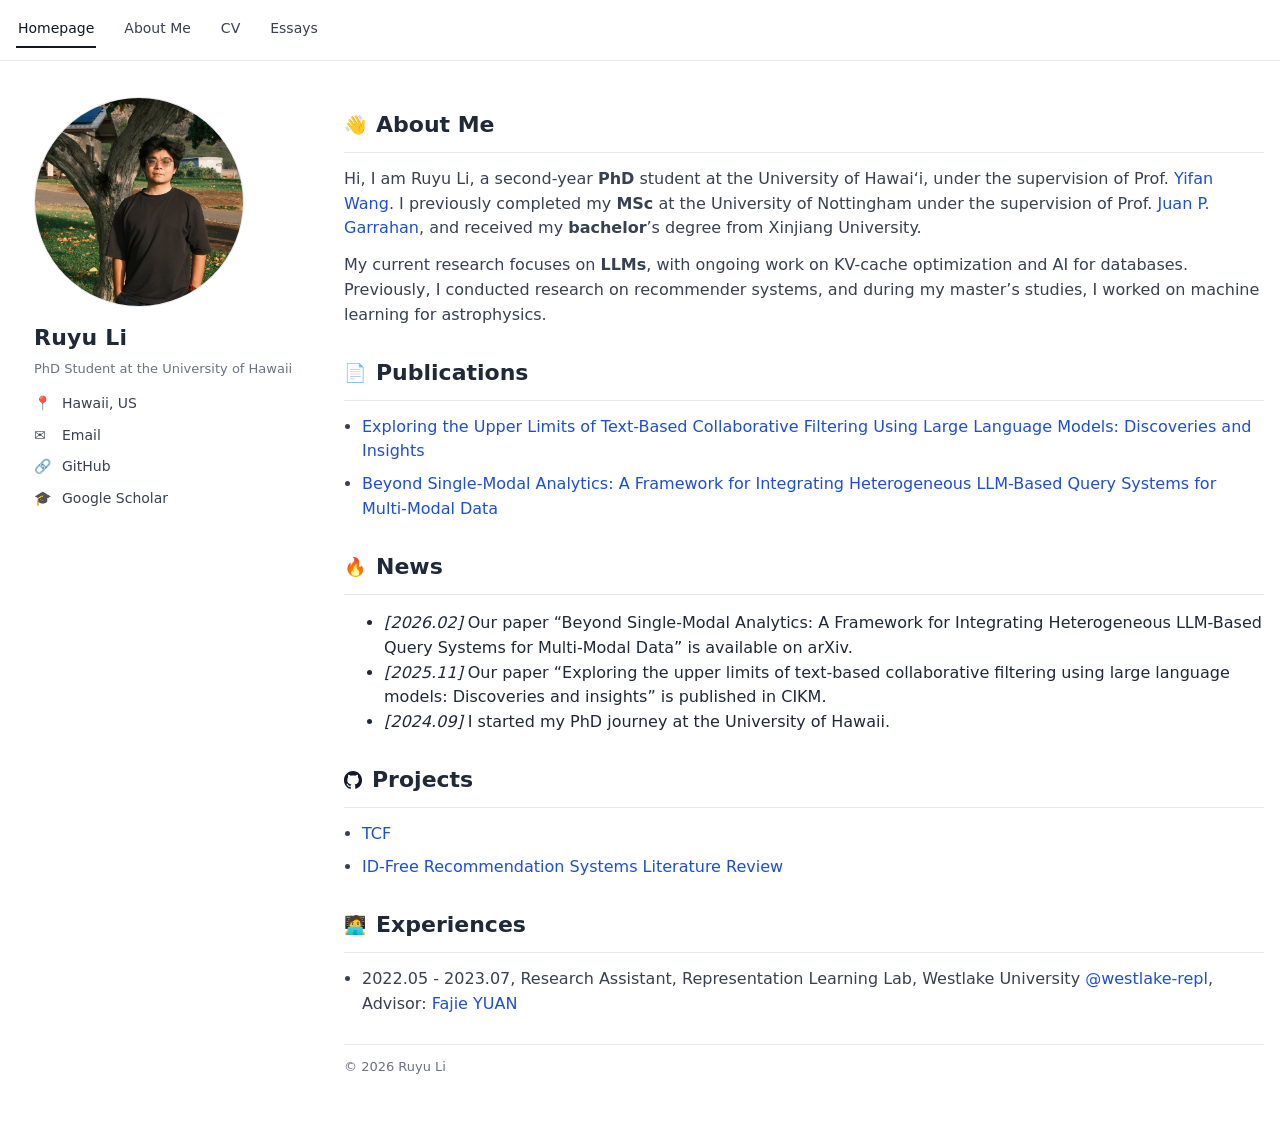
<file: index.html>
<!doctype html>
<html lang="en">
  <head>
    <meta charset="utf-8" />
    <meta name="viewport" content="width=device-width, initial-scale=1" />
    <title>Ruyu Li</title>
    <meta name="description" content="Ruyu Li - PhD Student at the University of Hawaii" />
    <link rel="stylesheet" href="./styles.css" />
    <script defer src="./site.js"></script>
  </head>
  <body>
    <a class="skip-link" href="#main">Skip to content</a>

    <header class="topbar">
      <nav class="topnav" aria-label="Primary">
        <a class="topnav__link is-active" href="#home" data-nav>Homepage</a>
        <a class="topnav__link" href="#about" data-nav>About Me</a>
        <a class="topnav__link" href="./Ruyu%20Li%27s%20CV.pdf" target="_blank" rel="noreferrer">CV</a>
        <a class="topnav__link" href="./essays.html" target="_blank" rel="noreferrer">Essays</a>
      </nav>
    </header>

    <div class="layout">
      <aside class="sidebar" aria-label="Profile">
        <div class="profile">
          <img class="profile__avatar" src="./photo_of_me.jpeg" alt="Portrait photo" />
          <div class="profile__name">Ruyu Li</div>
          <div class="profile__title">PhD Student at the University of Hawaii</div>

          <div class="profile__meta">
            <div class="meta-row">
              <span class="meta-row__icon" aria-hidden="true">📍</span>
              <span class="meta-row__text">Hawaii, US</span>
            </div>
            <div class="meta-row">
              <span class="meta-row__icon" aria-hidden="true">✉️</span>
              <a class="meta-row__link" href="mailto:liruyu@hawaii.edu">Email</a>
            </div>
            <div class="meta-row">
              <span class="meta-row__icon" aria-hidden="true">🔗</span>
              <a class="meta-row__link" href="https://github.com/Ruyu-Li" target="_blank" rel="noreferrer">GitHub</a>
            </div>
            <div class="meta-row">
              <span class="meta-row__icon" aria-hidden="true">🎓</span>
              <a
                class="meta-row__link"
                href="https://scholar.google.com/citations?user=WpmJTsIAAAAJ&hl=en"
                target="_blank"
                rel="noreferrer"
              >Google Scholar</a>
            </div>
          </div>
        </div>
      </aside>

      <main id="main" class="content">
        <div id="home" class="scroll-anchor" aria-hidden="true"></div>

        <section id="about" class="section">
          <h2 class="section__title"><span class="section__icon" aria-hidden="true">👋</span> About Me</h2>
          <div class="divider" aria-hidden="true"></div>
          <p>
            Hi, I am Ruyu Li, a second-year <strong>PhD</strong> student at the University of Hawaiʻi, under the
            supervision of Prof. <a href="https://wyfunique.github.io/" target="_blank" rel="noreferrer">Yifan Wang</a>.
            I previously completed my <strong>MSc</strong> at the University of Nottingham under the supervision of Prof.
            <a href="https://jpgarrahan.github.io/About.html" target="_blank" rel="noreferrer">Juan P. Garrahan</a>, and
            received my <strong>bachelor</strong>’s degree from Xinjiang University.
          </p>
          <p>
            My current research focuses on <strong>LLMs</strong>, with ongoing work on KV-cache optimization and AI for
            databases. Previously, I conducted research on recommender systems, and during my master’s studies, I worked
            on machine learning for astrophysics.
          </p>
        </section>

        <section id="publications" class="section">
          <h2 class="section__title"><span class="section__icon" aria-hidden="true">📄</span> Publications</h2>
          <div class="divider" aria-hidden="true"></div>
          <ul class="list">
            <li>
              <a
                href="https://dl.acm.org/doi/abs/10.1145/3746252.3761429"
                target="_blank"
                rel="noreferrer"
              >
                Exploring the Upper Limits of Text-Based Collaborative Filtering Using Large Language Models: Discoveries
                and Insights
              </a>
            </li>
            <li>
              <a
                href="https://arxiv.org/abs/2602.01701"
                target="_blank"
                rel="noreferrer"
              >
                Beyond Single-Modal Analytics: A Framework for Integrating Heterogeneous LLM-Based Query Systems for Multi-Modal Data
              </a>
            </li>
          </ul>
        </section>

        <section id="news" class="section">
          <h2 class="section__title"><span class="section__icon" aria-hidden="true">🔥</span> News</h2>
          <div class="divider" aria-hidden="true"></div>
          <ul class=”list”>
            <li>
              <em>[2026.02]</em> Our paper “Beyond Single-Modal Analytics: A Framework for Integrating Heterogeneous
              LLM-Based Query Systems for Multi-Modal Data” is available on arXiv.
            </li>
            <li>
              <em>[2025.11]</em> Our paper “Exploring the upper limits of text-based collaborative filtering using large
              language models: Discoveries and insights” is published in CIKM.
            </li>
            <li><em>[2024.09]</em> I started my PhD journey at the University of Hawaii.</li>
          </ul>
        </section>

        <section id="projects" class="section">
          <h2 class="section__title">
            <span class="section__icon" aria-hidden="true">
              <svg viewBox="0 0 16 16" aria-hidden="true" focusable="false">
                <path
                  d="M8 0C3.58 0 0 3.65 0 8.15c0 3.6 2.29 6.65 5.47 7.73.4.08.55-.17.55-.38 0-.19-.01-.82-.01-1.49-2.01.38-2.53-.5-2.69-.96-.09-.23-.48-.96-.82-1.15-.28-.15-.68-.52-.01-.53.63-.01 1.08.58 1.23.82.72 1.21 1.87.87 2.33.66.07-.53.28-.87.51-1.07-1.78-.21-3.64-.91-3.64-4.04 0-.89.31-1.61.82-2.18-.08-.2-.36-1.02.08-2.12 0 0 .67-.22 2.2.82.64-.18 1.32-.27 2-.27s1.36.09 2 .27c1.53-1.04 2.2-.82 2.2-.82.44 1.1.16 1.92.08 2.12.51.57.82 1.29.82 2.18 0 3.14-1.87 3.83-3.65 4.04.29.25.54.73.54 1.48 0 1.07-.01 1.93-.01 2.2 0 .21.15.46.55.38C13.71 14.8 16 11.75 16 8.15 16 3.65 12.42 0 8 0z"
                ></path>
              </svg>
            </span>
            Projects
          </h2>
          <div class="divider" aria-hidden="true"></div>
          <ul class="list">
            <li>
              <a href="https://github.com/westlake-repl/TCF" target="_blank" rel="noreferrer">TCF</a>
            </li>
            <li>
              <a href="https://github.com/westlake-repl/Recommendation-Systems-without-Explicit-ID-Features-A-Literature-Review" target="_blank" rel="noreferrer">ID-Free Recommendation Systems Literature Review</a>
            </li>
          </ul>
        </section>

        <section id="experiences" class="section">
          <h2 class="section__title"><span class="section__icon" aria-hidden="true">🧑‍💻</span> Experiences</h2>
          <div class="divider" aria-hidden="true"></div>
          <ul class="list">
            <li>
              2022.05 - 2023.07, Research Assistant, Representation Learning Lab, Westlake University
              <a href="https://github.com/westlake-repl" target="_blank" rel="noreferrer">@westlake-repl</a>, Advisor:
              <a href="https://fajieyuan.github.io/" target="_blank" rel="noreferrer">Fajie YUAN</a>
            </li>
          </ul>
        </section>

        <footer class="footer">
          <div class="footer__inner">
            <span>© <span id="year"></span> Ruyu Li</span>
          </div>
        </footer>
      </main>
    </div>
  </body>
</html>
</file>
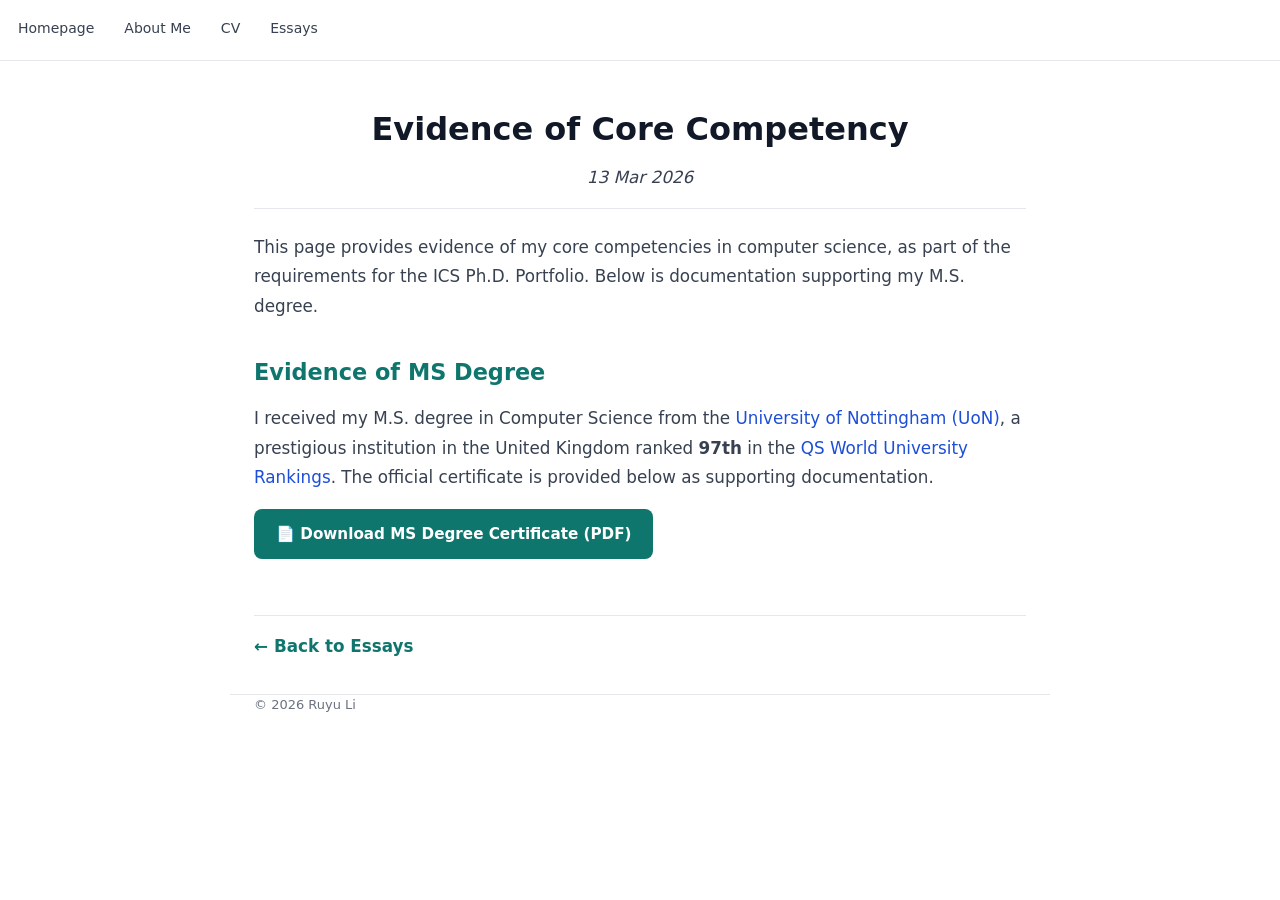
<file: essay1.html>
<!doctype html>
<html lang="en">
  <head>
    <meta charset="utf-8" />
    <meta name="viewport" content="width=device-width, initial-scale=1" />
    <title>Evidence of Core Competency - Ruyu Li</title>
    <meta name="description" content="Evidence of core competencies for the ICS Ph.D. Portfolio." />
    <link rel="stylesheet" href="./styles.css" />
    <script defer src="./site.js"></script>
  </head>
  <body>
    <a class="skip-link" href="#main">Skip to content</a>

    <header class="topbar">
      <nav class="topnav" aria-label="Primary">
        <a class="topnav__link" href="./index.html#home">Homepage</a>
        <a class="topnav__link" href="./index.html#about">About Me</a>
        <a class="topnav__link" href="./Ruyu%20Li%27s%20CV.pdf" target="_blank" rel="noreferrer">CV</a>
        <a class="topnav__link" href="./essays.html">Essays</a>
      </nav>
    </header>

    <main id="main" class="essay-wrapper">
      <h1 class="essay-wrapper__title">Evidence of Core Competency</h1>
      <p class="essay-wrapper__date">13 Mar 2026</p>
      <hr class="essay-wrapper__divider" />

      <p>
        This page provides evidence of my core competencies in computer science, as part of the requirements
        for the ICS Ph.D. Portfolio. Below is documentation supporting my M.S. degree.
      </p>

      <h2>Evidence of MS Degree</h2>
      <p>
        I received my M.S. degree in Computer Science from the
        <a href="https://www.nottingham.ac.uk/" target="_blank" rel="noreferrer">University of Nottingham (UoN)</a>,
        a prestigious institution in the United Kingdom ranked <strong>97th</strong> in the
        <a href="https://www.topuniversities.com/universities/university-nottingham" target="_blank" rel="noreferrer">QS World University Rankings</a>.
        The official certificate is provided below as supporting documentation.
      </p>

      <a class="download-button" href="./Master_diploma.pdf" download>
        📄 Download MS Degree Certificate (PDF)
      </a>

      <div class="essay-wrapper__footer">
        <a href="./essays.html">&larr; Back to Essays</a>
      </div>
    </main>

    <footer class="footer" style="max-width: 820px; margin: 0 auto; padding: 0 24px;">
      <div class="footer__inner">
        <span>&copy; <span id="year"></span> Ruyu Li</span>
      </div>
    </footer>
  </body>
</html>
</file>
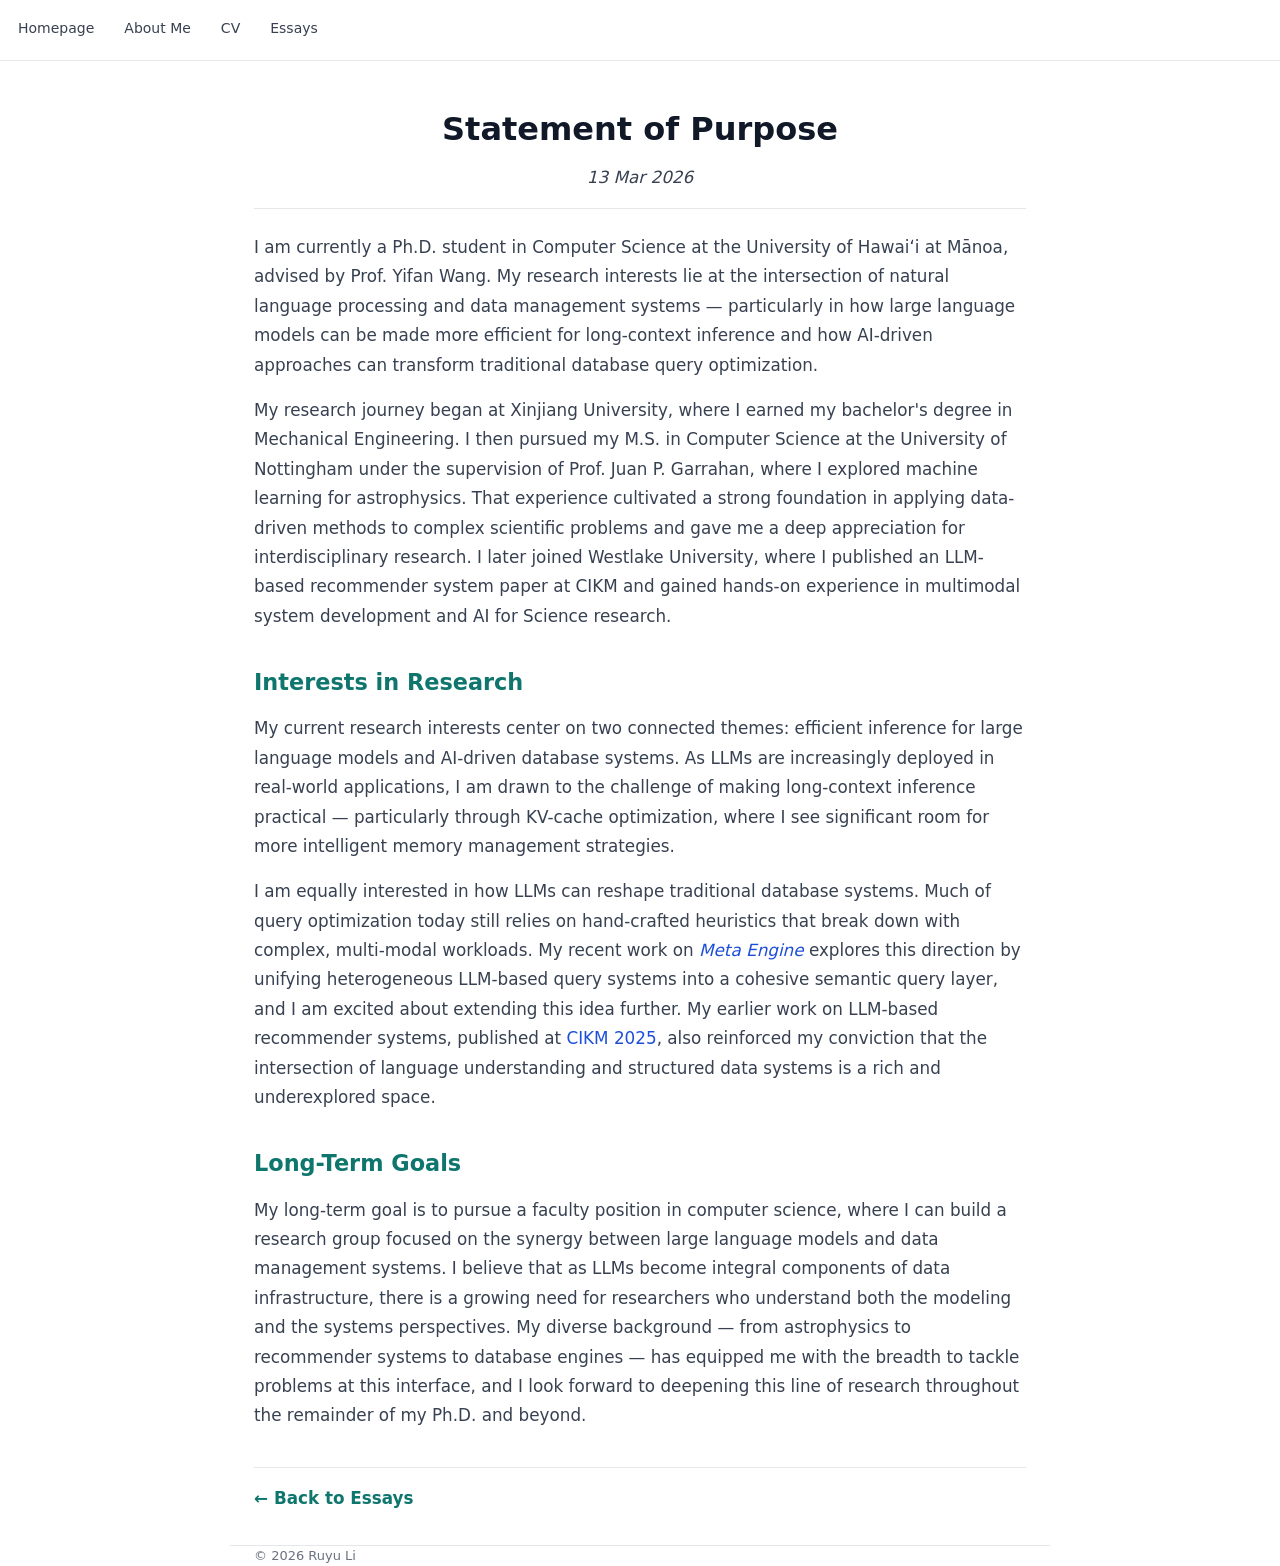
<file: essay2.html>
<!doctype html>
<html lang="en">
  <head>
    <meta charset="utf-8" />
    <meta name="viewport" content="width=device-width, initial-scale=1" />
    <title>Statement of Purpose - Ruyu Li</title>
    <meta name="description" content="Statement of professional interests for the ICS Ph.D. Portfolio." />
    <link rel="stylesheet" href="./styles.css" />
    <script defer src="./site.js"></script>
  </head>
  <body>
    <a class="skip-link" href="#main">Skip to content</a>

    <header class="topbar">
      <nav class="topnav" aria-label="Primary">
        <a class="topnav__link" href="./index.html#home">Homepage</a>
        <a class="topnav__link" href="./index.html#about">About Me</a>
        <a class="topnav__link" href="./Ruyu%20Li%27s%20CV.pdf" target="_blank" rel="noreferrer">CV</a>
        <a class="topnav__link" href="./essays.html">Essays</a>
      </nav>
    </header>

    <main id="main" class="essay-wrapper">
      <h1 class="essay-wrapper__title">Statement of Purpose</h1>
      <p class="essay-wrapper__date">13 Mar 2026</p>
      <hr class="essay-wrapper__divider" />

      <p>
        I am currently a Ph.D. student in Computer Science at the University of Hawai&#699;i at M&#257;noa,
        advised by Prof. Yifan Wang. My research interests lie at the intersection of natural language
        processing and data management systems &mdash; particularly in how large language models can be
        made more efficient for long-context inference and how AI-driven approaches can transform
        traditional database query optimization.
      </p>
      <p>
        My research journey began at Xinjiang University, where I earned my bachelor's degree in
        Mechanical Engineering.
        I then pursued my M.S. in Computer Science at the University of Nottingham under the supervision
        of Prof. Juan P. Garrahan, where I explored machine learning for astrophysics. That experience
        cultivated a strong foundation in applying data-driven methods to complex scientific problems and
        gave me a deep appreciation for interdisciplinary research. I later joined Westlake University,
        where I published an LLM-based recommender system paper at CIKM and gained hands-on experience
        in multimodal system development and AI for Science research.
      </p>

      <h2>Interests in Research</h2>
      <p>
        My current research interests center on two connected themes: efficient inference for large
        language models and AI-driven database systems. As LLMs are increasingly deployed in real-world
        applications, I am drawn to the challenge of making long-context inference practical &mdash;
        particularly through KV-cache optimization, where I see significant room for more intelligent
        memory management strategies.
      </p>
      <p>
        I am equally interested in how LLMs can reshape traditional database systems. Much of query
        optimization today still relies on hand-crafted heuristics that break down with complex,
        multi-modal workloads. My recent work on
        <a href="https://arxiv.org/abs/2602.01701" target="_blank" rel="noreferrer"><em>Meta Engine</em></a>
        explores this direction by unifying heterogeneous LLM-based query systems into a cohesive
        semantic query layer, and I am excited about extending this idea further. My earlier work on
        LLM-based recommender systems, published at
        <a href="https://dl.acm.org/doi/abs/10.1145/3746252.3761429" target="_blank" rel="noreferrer">CIKM 2025</a>,
        also reinforced my conviction that the intersection of language understanding and structured
        data systems is a rich and underexplored space.
      </p>

      <h2>Long-Term Goals</h2>
      <p>
        My long-term goal is to pursue a faculty position in computer science, where I can build a
        research group focused on the synergy between large language models and data management systems.
        I believe that as LLMs become integral components of data infrastructure, there is a growing
        need for researchers who understand both the modeling and the systems perspectives. My diverse
        background &mdash; from astrophysics to recommender systems to database engines &mdash; has
        equipped me with the breadth to tackle problems at this interface, and I look forward to
        deepening this line of research throughout the remainder of my Ph.D. and beyond.
      </p>

      <div class="essay-wrapper__footer">
        <a href="./essays.html">&larr; Back to Essays</a>
      </div>
    </main>

    <footer class="footer" style="max-width: 820px; margin: 0 auto; padding: 0 24px;">
      <div class="footer__inner">
        <span>&copy; <span id="year"></span> Ruyu Li</span>
      </div>
    </footer>
  </body>
</html>
</file>
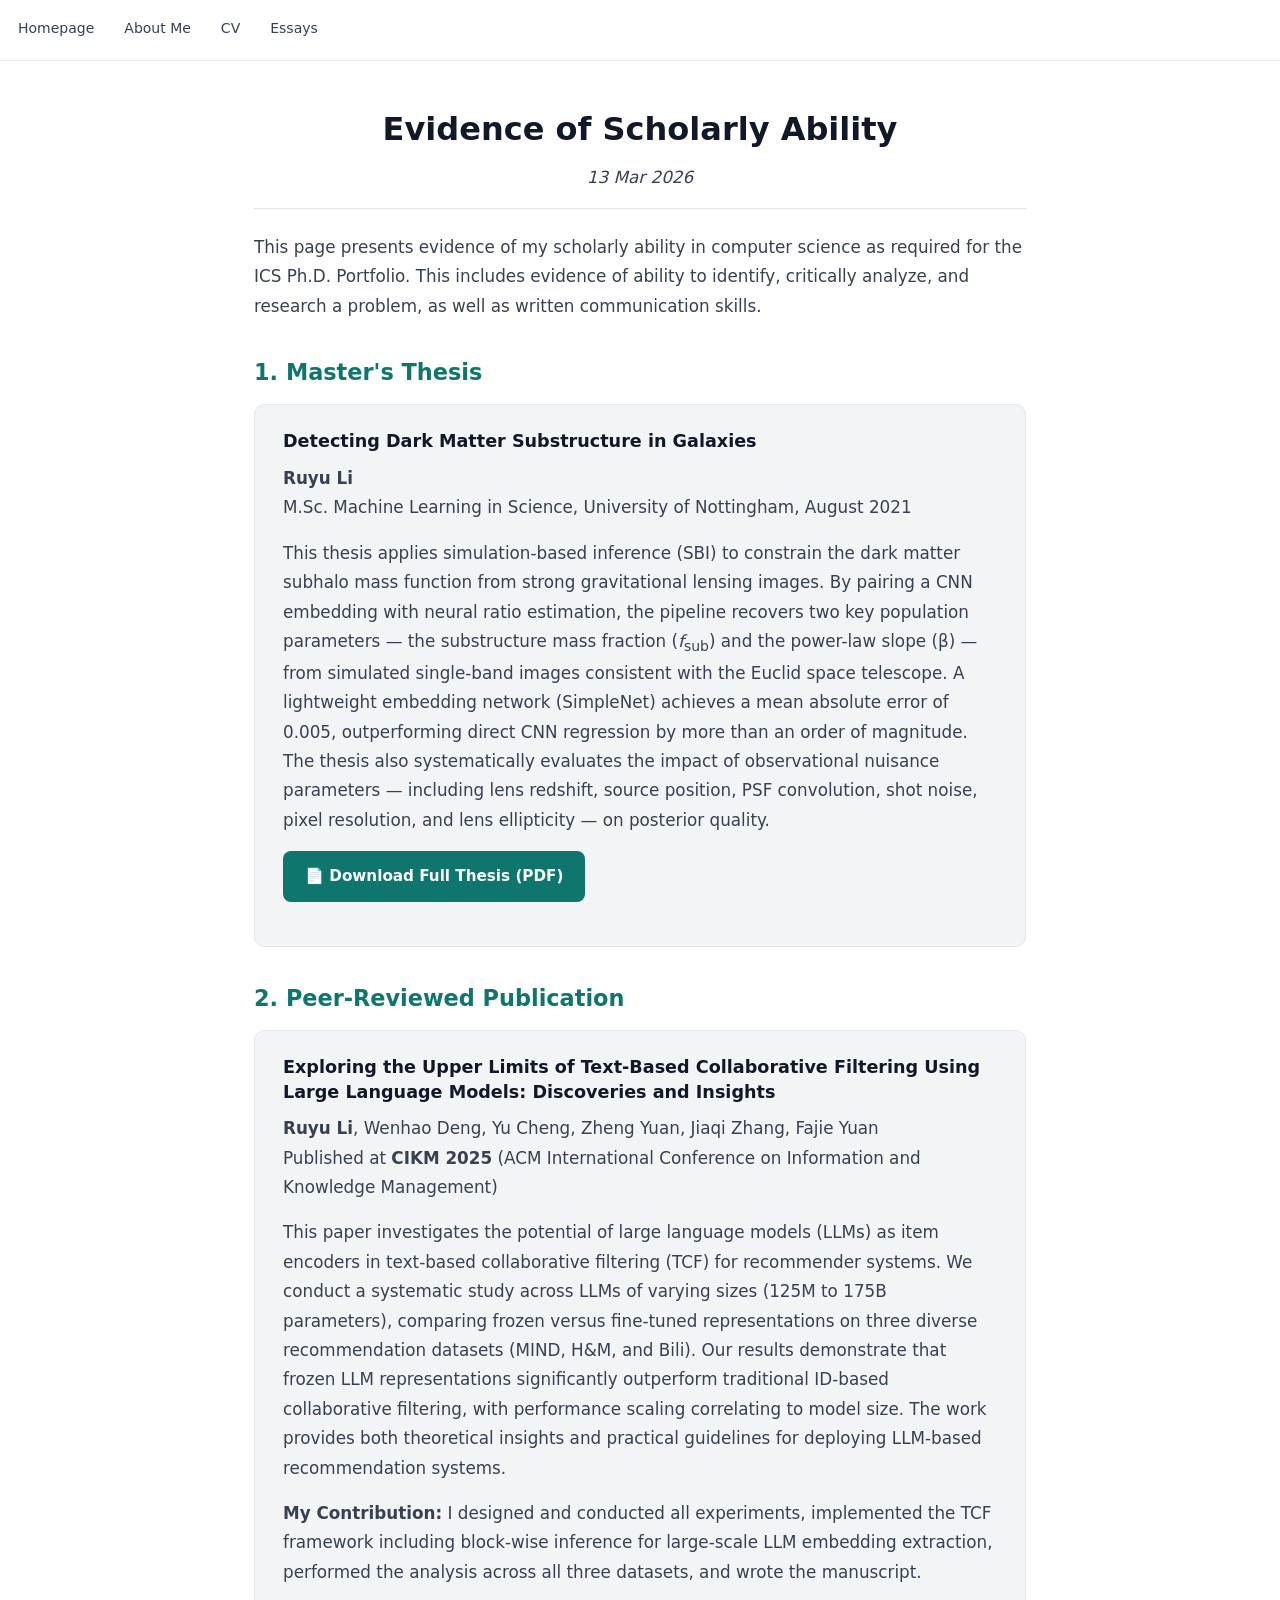
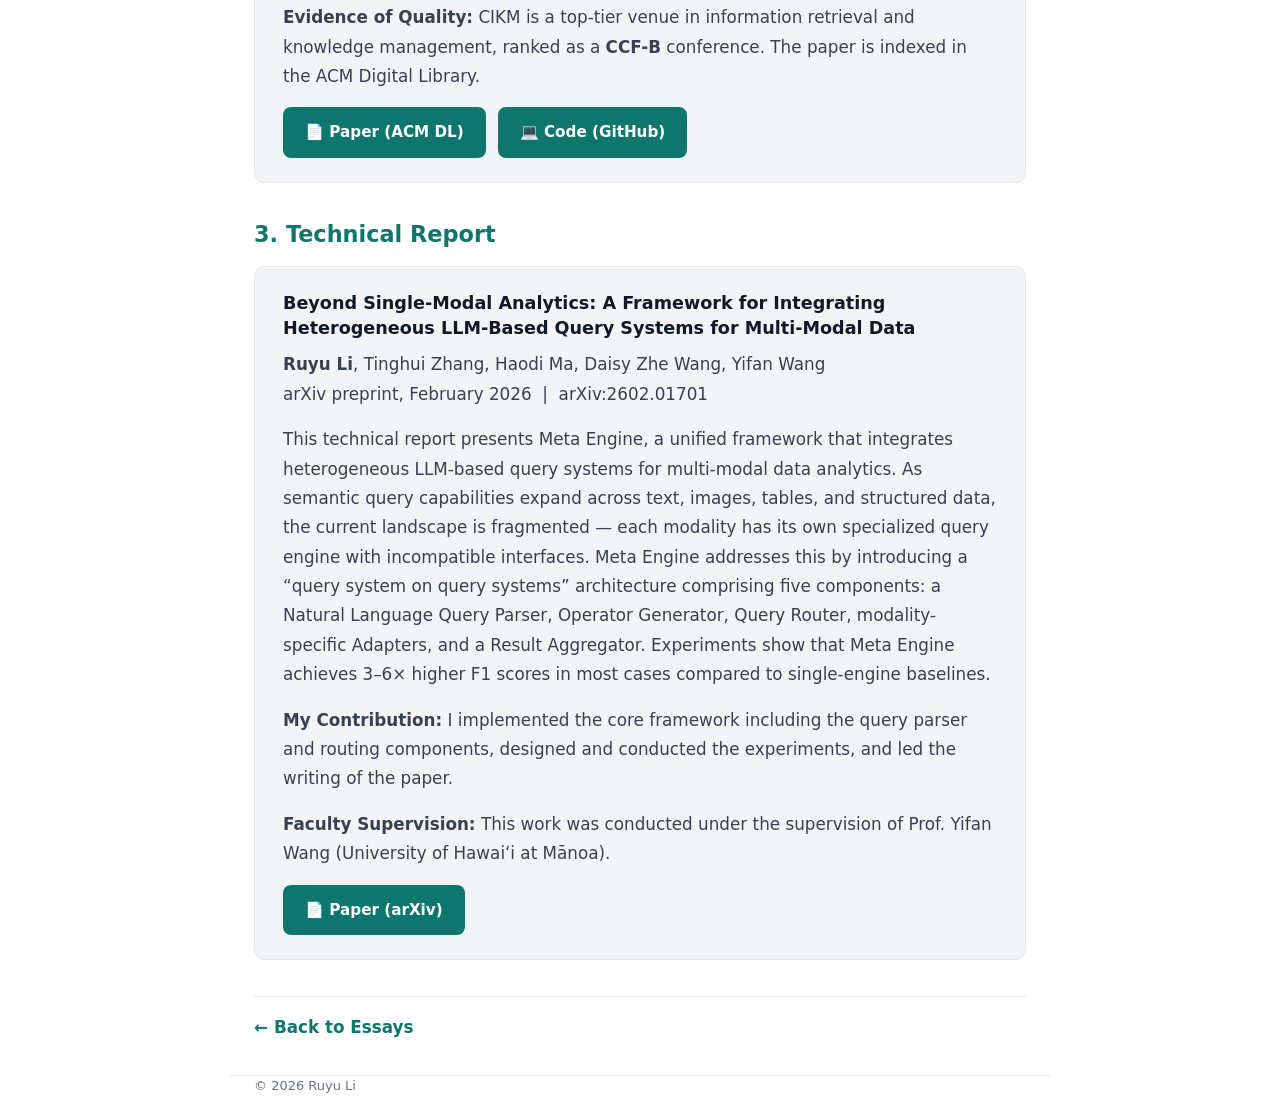
<file: essay3.html>
<!doctype html>
<html lang="en">
  <head>
    <meta charset="utf-8" />
    <meta name="viewport" content="width=device-width, initial-scale=1" />
    <title>Evidence of Scholarly Ability - Ruyu Li</title>
    <meta name="description" content="Evidence of scholarly ability for the ICS Ph.D. Portfolio." />
    <link rel="stylesheet" href="./styles.css" />
    <script defer src="./site.js"></script>
  </head>
  <body>
    <a class="skip-link" href="#main">Skip to content</a>

    <header class="topbar">
      <nav class="topnav" aria-label="Primary">
        <a class="topnav__link" href="./index.html#home">Homepage</a>
        <a class="topnav__link" href="./index.html#about">About Me</a>
        <a class="topnav__link" href="./Ruyu%20Li%27s%20CV.pdf" target="_blank" rel="noreferrer">CV</a>
        <a class="topnav__link" href="./essays.html">Essays</a>
      </nav>
    </header>

    <main id="main" class="essay-wrapper">
      <h1 class="essay-wrapper__title">Evidence of Scholarly Ability</h1>
      <p class="essay-wrapper__date">13 Mar 2026</p>
      <hr class="essay-wrapper__divider" />

      <p>
        This page presents evidence of my scholarly ability in computer science as required for
        the ICS Ph.D. Portfolio. This includes evidence of ability to identify, critically analyze,
        and research a problem, as well as written communication skills.
      </p>

      <!-- ===== Block 1: MS Thesis ===== -->
      <h2>1. Master's Thesis</h2>
      <div class="scholarly-block">
        <h3>Detecting Dark Matter Substructure in Galaxies</h3>
        <p class="scholarly-meta">
          <strong>Ruyu Li</strong><br />
          M.Sc. Machine Learning in Science, University of Nottingham, August 2021
        </p>
        <p>
          This thesis applies simulation-based inference (SBI) to constrain the dark matter
          subhalo mass function from strong gravitational lensing images. By pairing a CNN
          embedding with neural ratio estimation, the pipeline recovers two key population
          parameters &mdash; the substructure mass fraction (<em>f</em><sub>sub</sub>) and the
          power-law slope (&beta;) &mdash; from simulated single-band images consistent with
          the Euclid space telescope. A lightweight embedding network (SimpleNet) achieves a
          mean absolute error of 0.005, outperforming direct CNN regression by more than an
          order of magnitude. The thesis also systematically evaluates the impact of observational
          nuisance parameters &mdash; including lens redshift, source position, PSF convolution,
          shot noise, pixel resolution, and lens ellipticity &mdash; on posterior quality.
        </p>
        <a class="download-button" href="./master_thesis.pdf" download>
          📄 Download Full Thesis (PDF)
        </a>
      </div>

      <!-- ===== Block 2: Publication ===== -->
      <h2>2. Peer-Reviewed Publication</h2>
      <div class="scholarly-block">
        <h3>Exploring the Upper Limits of Text-Based Collaborative Filtering Using Large Language Models: Discoveries and Insights</h3>
        <p class="scholarly-meta">
          <strong>Ruyu Li</strong>, Wenhao Deng, Yu Cheng, Zheng Yuan, Jiaqi Zhang, Fajie Yuan<br />
          Published at <strong>CIKM 2025</strong> (ACM International Conference on Information and Knowledge Management)
        </p>
        <p>
          This paper investigates the potential of large language models (LLMs) as item encoders
          in text-based collaborative filtering (TCF) for recommender systems. We conduct a
          systematic study across LLMs of varying sizes (125M to 175B parameters), comparing
          frozen versus fine-tuned representations on three diverse recommendation datasets
          (MIND, H&amp;M, and Bili). Our results demonstrate that frozen LLM representations
          significantly outperform traditional ID-based collaborative filtering, with performance
          scaling correlating to model size. The work provides both theoretical insights and
          practical guidelines for deploying LLM-based recommendation systems.
        </p>
        <p><strong>My Contribution:</strong>
          I designed and conducted all experiments, implemented the TCF framework including
          block-wise inference for large-scale LLM embedding extraction, performed the analysis
          across all three datasets, and wrote the manuscript.
        </p>
        <p class="scholarly-meta">
          <strong>Evidence of Quality:</strong> CIKM is a top-tier venue in information retrieval
          and knowledge management, ranked as a <strong>CCF-B</strong> conference. The paper is
          indexed in the ACM Digital Library.
        </p>
        <div class="scholarly-links">
          <a class="download-button" href="https://dl.acm.org/doi/abs/10.1145/3746252.3761429" target="_blank" rel="noreferrer">
            📄 Paper (ACM DL)
          </a>
          <a class="download-button" href="https://github.com/westlake-repl/TCF" target="_blank" rel="noreferrer">
            💻 Code (GitHub)
          </a>
        </div>
      </div>

      <!-- ===== Block 3: Technical Report ===== -->
      <h2>3. Technical Report</h2>
      <div class="scholarly-block">
        <h3>Beyond Single-Modal Analytics: A Framework for Integrating Heterogeneous LLM-Based Query Systems for Multi-Modal Data</h3>
        <p class="scholarly-meta">
          <strong>Ruyu Li</strong>, Tinghui Zhang, Haodi Ma, Daisy Zhe Wang, Yifan Wang<br />
          arXiv preprint, February 2026 &nbsp;|&nbsp; arXiv:2602.01701
        </p>
        <p>
          This technical report presents Meta Engine, a unified framework that integrates
          heterogeneous LLM-based query systems for multi-modal data analytics. As semantic
          query capabilities expand across text, images, tables, and structured data, the
          current landscape is fragmented &mdash; each modality has its own specialized query
          engine with incompatible interfaces. Meta Engine addresses this by introducing a
          &ldquo;query system on query systems&rdquo; architecture comprising five components:
          a Natural Language Query Parser, Operator Generator, Query Router, modality-specific
          Adapters, and a Result Aggregator. Experiments show that Meta Engine achieves 3&ndash;6&times;
          higher F1 scores in most cases compared to single-engine baselines.
        </p>
        <p><strong>My Contribution:</strong>
          I implemented the core framework including the query parser and routing components,
          designed and conducted the experiments, and led the writing of the paper.
        </p>
        <p class="scholarly-meta">
          <strong>Faculty Supervision:</strong> This work was conducted under the supervision
          of Prof. Yifan Wang (University of Hawai&#699;i at M&#257;noa).
        </p>
        <div class="scholarly-links">
          <a class="download-button" href="https://arxiv.org/abs/2602.01701" target="_blank" rel="noreferrer">
            📄 Paper (arXiv)
          </a>
        </div>
      </div>

      <div class="essay-wrapper__footer">
        <a href="./essays.html">&larr; Back to Essays</a>
      </div>
    </main>

    <footer class="footer" style="max-width: 820px; margin: 0 auto; padding: 0 24px;">
      <div class="footer__inner">
        <span>&copy; <span id="year"></span> Ruyu Li</span>
      </div>
    </footer>
  </body>
</html>
</file>
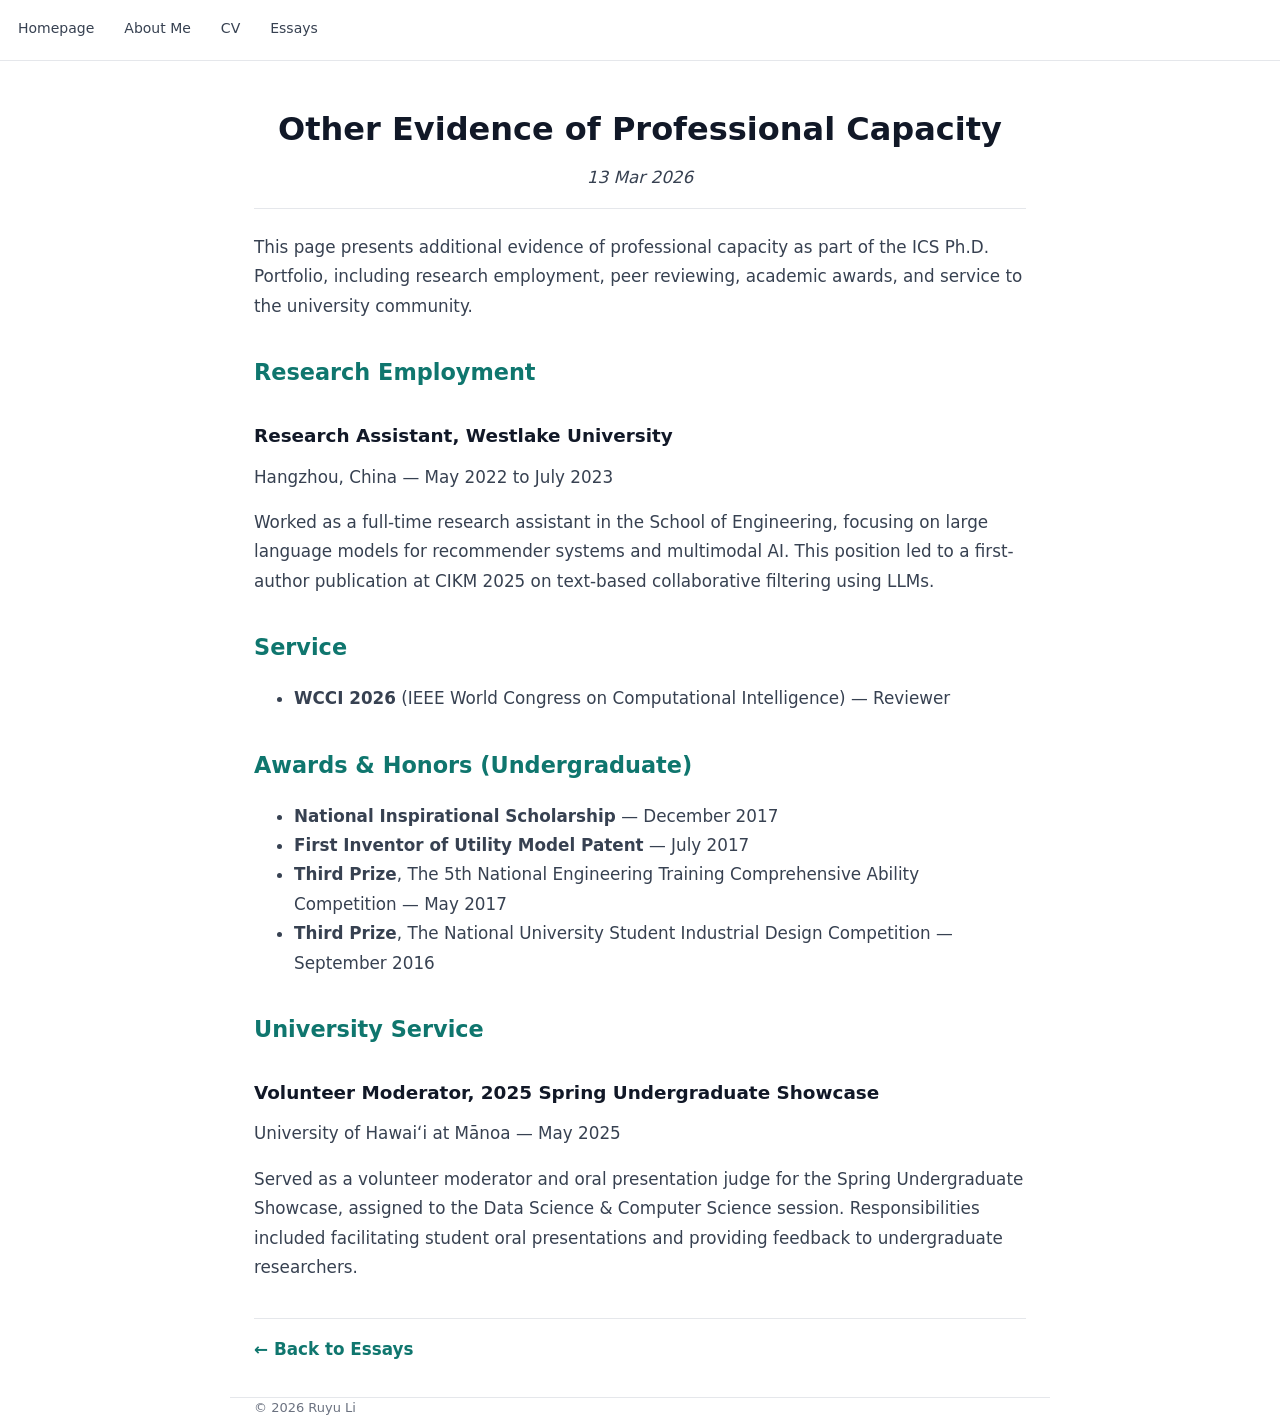
<file: essay4.html>
<!doctype html>
<html lang="en">
  <head>
    <meta charset="utf-8" />
    <meta name="viewport" content="width=device-width, initial-scale=1" />
    <title>Evidence of Professional Capacity - Ruyu Li</title>
    <meta name="description" content="Other evidence of professional capacity for the ICS Ph.D. Portfolio." />
    <link rel="stylesheet" href="./styles.css" />
    <script defer src="./site.js"></script>
  </head>
  <body>
    <a class="skip-link" href="#main">Skip to content</a>

    <header class="topbar">
      <nav class="topnav" aria-label="Primary">
        <a class="topnav__link" href="./index.html#home">Homepage</a>
        <a class="topnav__link" href="./index.html#about">About Me</a>
        <a class="topnav__link" href="./Ruyu%20Li%27s%20CV.pdf" target="_blank" rel="noreferrer">CV</a>
        <a class="topnav__link" href="./essays.html">Essays</a>
      </nav>
    </header>

    <main id="main" class="essay-wrapper">
      <h1 class="essay-wrapper__title">Other Evidence of Professional Capacity</h1>
      <p class="essay-wrapper__date">13 Mar 2026</p>
      <hr class="essay-wrapper__divider" />

      <p>
        This page presents additional evidence of professional capacity as part of the
        ICS Ph.D. Portfolio, including research employment, peer reviewing, academic
        awards, and service to the university community.
      </p>

      <h2>Research Employment</h2>
      <h3>Research Assistant, Westlake University</h3>
      <p>
        Hangzhou, China &mdash; May 2022 to July 2023
      </p>
      <p>
        Worked as a full-time research assistant in the School of Engineering, focusing on
        large language models for recommender systems and multimodal AI. This position led
        to a first-author publication at CIKM 2025 on text-based collaborative filtering
        using LLMs.
      </p>

      <h2>Service</h2>
      <ul>
        <li><strong>WCCI 2026</strong> (IEEE World Congress on Computational Intelligence) &mdash; Reviewer</li>
      </ul>

      <h2>Awards &amp; Honors (Undergraduate)</h2>
      <ul>
        <li><strong>National Inspirational Scholarship</strong> &mdash; December 2017</li>
        <li><strong>First Inventor of Utility Model Patent</strong> &mdash; July 2017</li>
        <li><strong>Third Prize</strong>, The 5th National Engineering Training Comprehensive Ability Competition &mdash; May 2017</li>
        <li><strong>Third Prize</strong>, The National University Student Industrial Design Competition &mdash; September 2016</li>
      </ul>

      <h2>University Service</h2>
      <h3>Volunteer Moderator, 2025 Spring Undergraduate Showcase</h3>
      <p>
        University of Hawai&#699;i at M&#257;noa &mdash; May 2025
      </p>
      <p>
        Served as a volunteer moderator and oral presentation judge for the Spring
        Undergraduate Showcase, assigned to the Data Science &amp; Computer Science
        session. Responsibilities included facilitating student oral presentations and
        providing feedback to undergraduate researchers.
      </p>

      <div class="essay-wrapper__footer">
        <a href="./essays.html">&larr; Back to Essays</a>
      </div>
    </main>

    <footer class="footer" style="max-width: 820px; margin: 0 auto; padding: 0 24px;">
      <div class="footer__inner">
        <span>&copy; <span id="year"></span> Ruyu Li</span>
      </div>
    </footer>
  </body>
</html>
</file>
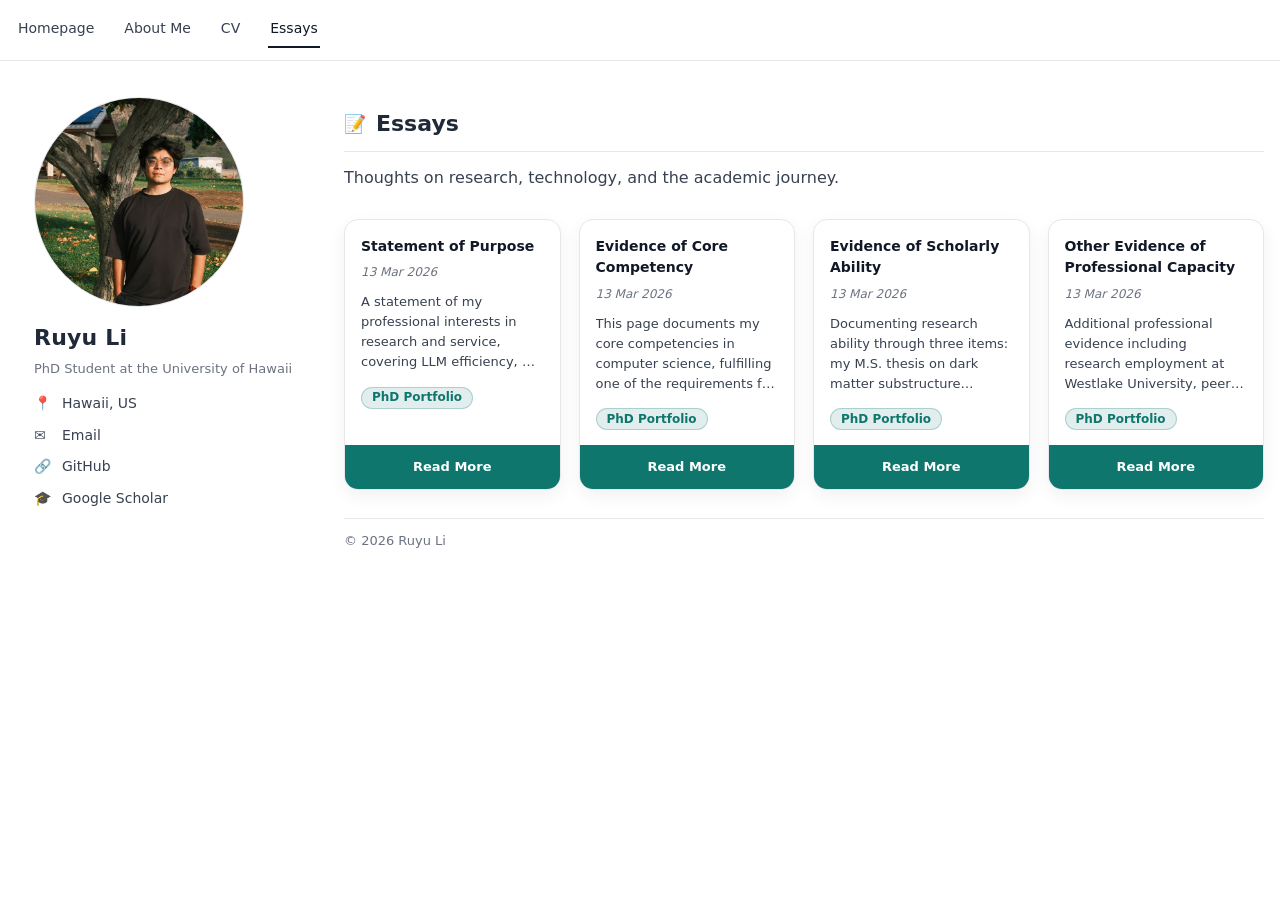
<file: essays.html>
<!doctype html>
<html lang="en">
  <head>
    <meta charset="utf-8" />
    <meta name="viewport" content="width=device-width, initial-scale=1" />
    <title>Essays - Ruyu Li</title>
    <meta name="description" content="Essays - Ruyu Li" />
    <link rel="stylesheet" href="./styles.css" />
    <script defer src="./site.js"></script>
  </head>
  <body>
    <a class="skip-link" href="#main">Skip to content</a>

    <header class="topbar">
      <nav class="topnav" aria-label="Primary">
        <a class="topnav__link" href="./index.html#home">Homepage</a>
        <a class="topnav__link" href="./index.html#about">About Me</a>
        <a class="topnav__link" href="./Ruyu%20Li%27s%20CV.pdf" target="_blank" rel="noreferrer">CV</a>
        <a class="topnav__link is-active" href="./essays.html">Essays</a>
      </nav>
    </header>

    <div class="layout">
      <aside class="sidebar" aria-label="Profile">
        <div class="profile">
          <img class="profile__avatar" src="./photo_of_me.jpeg" alt="Portrait photo" />
          <div class="profile__name">Ruyu Li</div>
          <div class="profile__title">PhD Student at the University of Hawaii</div>

          <div class="profile__meta">
            <div class="meta-row">
              <span class="meta-row__icon" aria-hidden="true">📍</span>
              <span class="meta-row__text">Hawaii, US</span>
            </div>
            <div class="meta-row">
              <span class="meta-row__icon" aria-hidden="true">✉️</span>
              <a class="meta-row__link" href="mailto:liruyu@hawaii.edu">Email</a>
            </div>
            <div class="meta-row">
              <span class="meta-row__icon" aria-hidden="true">🔗</span>
              <a class="meta-row__link" href="https://github.com/Ruyu-Li" target="_blank" rel="noreferrer">GitHub</a>
            </div>
            <div class="meta-row">
              <span class="meta-row__icon" aria-hidden="true">🎓</span>
              <a
                class="meta-row__link"
                href="https://scholar.google.com/citations?user=WpmJTsIAAAAJ&hl=en"
                target="_blank"
                rel="noreferrer"
              >Google Scholar</a>
            </div>
          </div>
        </div>
      </aside>

      <main id="main" class="content">
        <section class="section">
          <h2 class="section__title"><span class="section__icon" aria-hidden="true">📝</span> Essays</h2>
          <div class="divider" aria-hidden="true"></div>
          <p class="lead">Thoughts on research, technology, and the academic journey.</p>
        </section>

        <section class="section">
          <div class="essays-grid" aria-label="Essay cards">
            <article class="essay-card">
              <div class="essay-card__body">
                <h3 class="essay-card__title">Statement of Purpose</h3>
                <div class="essay-card__date">13 Mar 2026</div>
                <p class="essay-card__text">
                  A statement of my professional interests in research and service, covering
                  LLM efficiency, AI for databases, and my path toward an academic career.
                </p>
                <span class="badge">PhD Portfolio</span>
              </div>
              <a class="essay-card__cta" href="./essay2.html">Read More</a>
            </article>

            <article class="essay-card">
              <div class="essay-card__body">
                <h3 class="essay-card__title">Evidence of Core Competency</h3>
                <div class="essay-card__date">13 Mar 2026</div>
                <p class="essay-card__text">
                  This page documents my core competencies in computer science, fulfilling one of the
                  requirements for the ICS Ph.D. Portfolio, including evidence of my M.S. degree.
                </p>
                <span class="badge">PhD Portfolio</span>
              </div>
              <a class="essay-card__cta" href="./essay1.html">Read More</a>
            </article>

            <article class="essay-card">
              <div class="essay-card__body">
                <h3 class="essay-card__title">Evidence of Scholarly Ability</h3>
                <div class="essay-card__date">13 Mar 2026</div>
                <p class="essay-card__text">
                  Documenting research ability through three items: my M.S. thesis on dark matter
                  substructure detection, a CIKM 2025 publication on LLM-based recommendation, and
                  a technical report on the Meta Engine framework.
                </p>
                <span class="badge">PhD Portfolio</span>
              </div>
              <a class="essay-card__cta" href="./essay3.html">Read More</a>
            </article>

            <article class="essay-card">
              <div class="essay-card__body">
                <h3 class="essay-card__title">Other Evidence of Professional Capacity</h3>
                <div class="essay-card__date">13 Mar 2026</div>
                <p class="essay-card__text">
                  Additional professional evidence including research employment at Westlake University,
                  peer reviewing, academic awards, and volunteer service at UH M&#257;noa.
                </p>
                <span class="badge">PhD Portfolio</span>
              </div>
              <a class="essay-card__cta" href="./essay4.html">Read More</a>
            </article>
          </div>
        </section>

        <footer class="footer">
          <div class="footer__inner">
            <span>© <span id="year"></span> Ruyu Li</span>
          </div>
        </footer>
      </main>
    </div>
  </body>
</html>
</file>
<file: styles.css>
/* Base */
:root {
  --bg: #ffffff;
  --text: #1f2937;
  --muted: #6b7280;
  --border: #e5e7eb;
  --soft: #f3f4f6;

  --link: #1d4ed8;
  --linkHover: #1e40af;

  --green: #0f766e;
  --greenDark: #0b5b55;
  --shadow: 0 8px 26px rgba(17, 24, 39, 0.08);

  --sidebarW: 300px;
  --contentW: 980px;
}

*,
*::before,
*::after {
  box-sizing: border-box;
}

html {
  scroll-behavior: smooth;
}

body {
  margin: 0;
  font-family: ui-sans-serif, system-ui, -apple-system, Segoe UI, Roboto, Helvetica, Arial, "Apple Color Emoji",
    "Segoe UI Emoji";
  line-height: 1.55;
  color: var(--text);
  background: var(--bg);
}

a {
  color: var(--link);
  text-decoration: none;
}

a:hover {
  color: var(--linkHover);
  text-decoration: underline;
}

.skip-link {
  position: absolute;
  left: -999px;
  top: 8px;
  z-index: 9999;
  background: var(--bg);
  border: 1px solid var(--border);
  padding: 8px 10px;
  border-radius: 10px;
}
.skip-link:focus {
  left: 10px;
}

/* Top navigation */
.topbar {
  position: sticky;
  top: 0;
  z-index: 20;
  background: rgba(255, 255, 255, 0.9);
  backdrop-filter: blur(10px);
  border-bottom: 1px solid var(--border);
}

.topnav {
  max-width: calc(var(--sidebarW) + var(--contentW) + 48px);
  margin: 0 auto;
  padding: 12px 16px;
  display: flex;
  gap: 26px;
  align-items: center;
}

.topnav__link {
  font-size: 14px;
  color: #374151;
  padding: 6px 2px;
  border-bottom: 2px solid transparent;
  text-decoration: none;
}
.topnav__link:hover {
  text-decoration: none;
  color: #111827;
}
.topnav__link.is-active {
  color: #111827;
  border-bottom-color: #111827;
}

/* Layout */
.layout {
  max-width: calc(var(--sidebarW) + var(--contentW) + 48px);
  margin: 0 auto;
  padding: 18px 16px 0;
  display: grid;
  grid-template-columns: var(--sidebarW) 1fr;
  gap: 28px;
  align-items: start;
}

.sidebar {
  position: sticky;
  top: 70px;
  align-self: start;
}

.profile {
  padding: 18px;
}

.profile__avatar {
  width: 210px;
  height: 210px;
  border-radius: 999px;
  object-fit: cover;
  display: block;
  border: 1px solid var(--border);
  background: var(--soft);
}

.profile__name {
  margin-top: 14px;
  font-size: 22px;
  font-weight: 750;
  letter-spacing: 0.2px;
}

.profile__title {
  margin-top: 4px;
  font-size: 13px;
  color: var(--muted);
}

.profile__meta {
  margin-top: 14px;
  display: grid;
  gap: 10px;
}

.meta-row {
  display: grid;
  grid-template-columns: 18px 1fr;
  gap: 10px;
  align-items: center;
  color: #374151;
  font-size: 14px;
}

.meta-row__icon {
  opacity: 0.9;
}

.meta-row__text {
  color: #374151;
}

.meta-row__link {
  color: #374151;
}
.meta-row__link:hover {
  color: #111827;
  text-decoration: underline;
}

/* Content */
.content {
  max-width: var(--contentW);
  padding: 10px 0 48px;
}

.section {
  margin: 18px 0 28px;
  scroll-margin-top: 88px;
}

.scroll-anchor {
  height: 1px;
}

.section__title {
  margin: 0;
  font-size: 22px;
  font-weight: 760;
  display: flex;
  align-items: center;
  gap: 10px;
}

.section__icon {
  font-size: 18px;
  display: inline-flex;
  align-items: center;
  line-height: 1;
  color: #111827;
}

.section__icon svg {
  width: 18px;
  height: 18px;
  fill: currentColor;
}

.divider {
  margin: 10px 0 14px;
  height: 1px;
  background: var(--border);
}

.lead {
  color: #374151;
  margin: 0;
}

p {
  margin: 0 0 12px;
  color: #374151;
}

.list {
  margin: 0;
  padding-left: 18px;
  color: #374151;
}
.list li {
  margin: 8px 0;
}

/* Buttons / badges */
.button {
  display: inline-flex;
  align-items: center;
  justify-content: center;
  gap: 8px;
  border: 1px solid var(--green);
  background: var(--green);
  color: #fff;
  padding: 10px 14px;
  border-radius: 12px;
  font-weight: 650;
  font-size: 14px;
  text-decoration: none;
}
.button:hover {
  background: var(--greenDark);
  border-color: var(--greenDark);
  text-decoration: none;
  color: #fff;
}

.badge {
  display: inline-flex;
  align-items: center;
  height: 22px;
  padding: 0 10px;
  border-radius: 999px;
  background: rgba(15, 118, 110, 0.12);
  color: var(--green);
  border: 1px solid rgba(15, 118, 110, 0.25);
  font-size: 12px;
  font-weight: 650;
}

/* CV */
.cv-actions {
  margin-bottom: 14px;
}

.pdf-frame {
  border: 1px solid var(--border);
  border-radius: 14px;
  overflow: hidden;
  box-shadow: var(--shadow);
  background: #fff;
}

/* Essays cards */
.essays-grid {
  display: grid;
  grid-template-columns: repeat(4, minmax(0, 1fr));
  gap: 18px;
}

.essay-card {
  border: 1px solid var(--border);
  border-radius: 14px;
  background: #fff;
  overflow: hidden;
  box-shadow: 0 6px 18px rgba(17, 24, 39, 0.06);
  display: flex;
  flex-direction: column;
  min-height: 210px;
}

.essay-card__body {
  padding: 16px 16px 14px;
}

.essay-card__title {
  margin: 0 0 6px;
  font-size: 14px;
  font-weight: 780;
  color: #111827;
}

.essay-card__date {
  font-size: 12px;
  color: var(--muted);
  font-style: italic;
  margin-bottom: 10px;
}

.essay-card__text {
  font-size: 13px;
  color: #374151;
  margin: 0 0 12px;
  display: -webkit-box;
  -webkit-line-clamp: 4;
  -webkit-box-orient: vertical;
  overflow: hidden;
}

.essay-card__cta {
  margin-top: auto;
  display: flex;
  align-items: center;
  justify-content: center;
  background: var(--green);
  color: #fff;
  font-weight: 750;
  font-size: 13px;
  padding: 12px 14px;
  text-decoration: none;
}
.essay-card__cta:hover {
  background: var(--greenDark);
  color: #fff;
  text-decoration: none;
}

/* Essay detail page — centered wrapper (no sidebar) */
.essay-wrapper {
  max-width: 820px;
  margin: 0 auto;
  padding: 40px 24px 32px;
  background: #fff;
  font-size: 1.05rem;
  line-height: 1.75;
  color: #374151;
}

.essay-wrapper__title {
  margin: 0 0 6px;
  font-size: 2rem;
  font-weight: 780;
  color: #111827;
  text-align: center;
}

.essay-wrapper__date {
  text-align: center;
  font-size: 0.9rem;
  color: var(--muted);
  font-style: italic;
  margin: 0 0 16px;
}

.essay-wrapper__divider {
  border: none;
  border-top: 1px solid var(--border);
  margin: 0 0 24px;
}

.essay-wrapper h2 {
  margin: 32px 0 12px;
  font-size: 1.4rem;
  font-weight: 720;
  color: var(--green);
}

.essay-wrapper h3 {
  margin: 28px 0 10px;
  font-size: 1.15rem;
  font-weight: 700;
  color: #111827;
}

.essay-wrapper p {
  font-size: 1.05rem;
  line-height: 1.75;
  color: #374151;
  margin: 0 0 16px;
}

.essay-wrapper__footer {
  margin-top: 36px;
  padding-top: 16px;
  border-top: 1px solid var(--border);
}

.essay-wrapper__footer a {
  color: var(--green);
  font-weight: 600;
  text-decoration: none;
}
.essay-wrapper__footer a:hover {
  color: var(--greenDark);
  text-decoration: underline;
}

/* Download / view button */
.download-button {
  display: inline-block;
  background: var(--green);
  color: #fff;
  padding: 12px 22px;
  border-radius: 8px;
  font-weight: 650;
  font-size: 0.95rem;
  text-decoration: none;
  margin-bottom: 20px;
  transition: background 0.15s;
}
.download-button:hover {
  background: var(--greenDark);
  color: #fff;
  text-decoration: none;
}

/* Scholarly ability blocks */
.scholarly-block {
  background: var(--soft);
  border: 1px solid var(--border);
  border-radius: 10px;
  padding: 24px 28px;
  margin-bottom: 28px;
}
.scholarly-block h3 {
  font-size: 1.1rem;
  margin: 0 0 10px;
  line-height: 1.4;
}
.scholarly-meta {
  font-size: 0.92rem;
  color: var(--muted);
  margin-bottom: 12px;
  line-height: 1.5;
}
.scholarly-links {
  display: flex;
  gap: 12px;
  flex-wrap: wrap;
}
.scholarly-links .download-button {
  margin-bottom: 0;
}

/* Embedded PDF in essay page */
.essay-pdf-frame {
  border: 1px solid var(--border);
  border-radius: 10px;
  overflow: hidden;
  box-shadow: 0 4px 14px rgba(17, 24, 39, 0.06);
  margin-bottom: 12px;
}

/* Legacy essay-meta (kept for sidebar-layout essays) */
.essay-meta {
  display: flex;
  align-items: center;
  gap: 12px;
  margin-bottom: 8px;
}

.essay-meta__date {
  font-size: 14px;
  color: var(--muted);
  font-style: italic;
}

.essay-content h3 {
  margin: 24px 0 10px;
  font-size: 18px;
  font-weight: 700;
  color: #111827;
}

.essay-content h3:first-child {
  margin-top: 0;
}

.essay-content p {
  font-size: 15px;
  line-height: 1.7;
  color: #374151;
  margin: 0 0 16px;
}

/* Footer */
.footer {
  margin-top: 28px;
  padding-top: 12px;
  border-top: 1px solid var(--border);
}
.footer__inner {
  color: var(--muted);
  font-size: 13px;
}

/* Responsive */
@media (max-width: 980px) {
  :root {
    --sidebarW: 260px;
  }
  .essays-grid {
    grid-template-columns: repeat(2, minmax(0, 1fr));
  }
}

@media (max-width: 760px) {
  .layout {
    grid-template-columns: 1fr;
  }
  .sidebar {
    position: static;
  }
  .profile__avatar {
    width: 160px;
    height: 160px;
  }
  .topnav {
    overflow-x: auto;
    gap: 18px;
  }
  .essays-grid {
    grid-template-columns: 1fr;
  }
}

@media (prefers-reduced-motion: reduce) {
  html {
    scroll-behavior: auto;
  }
}
</file>
